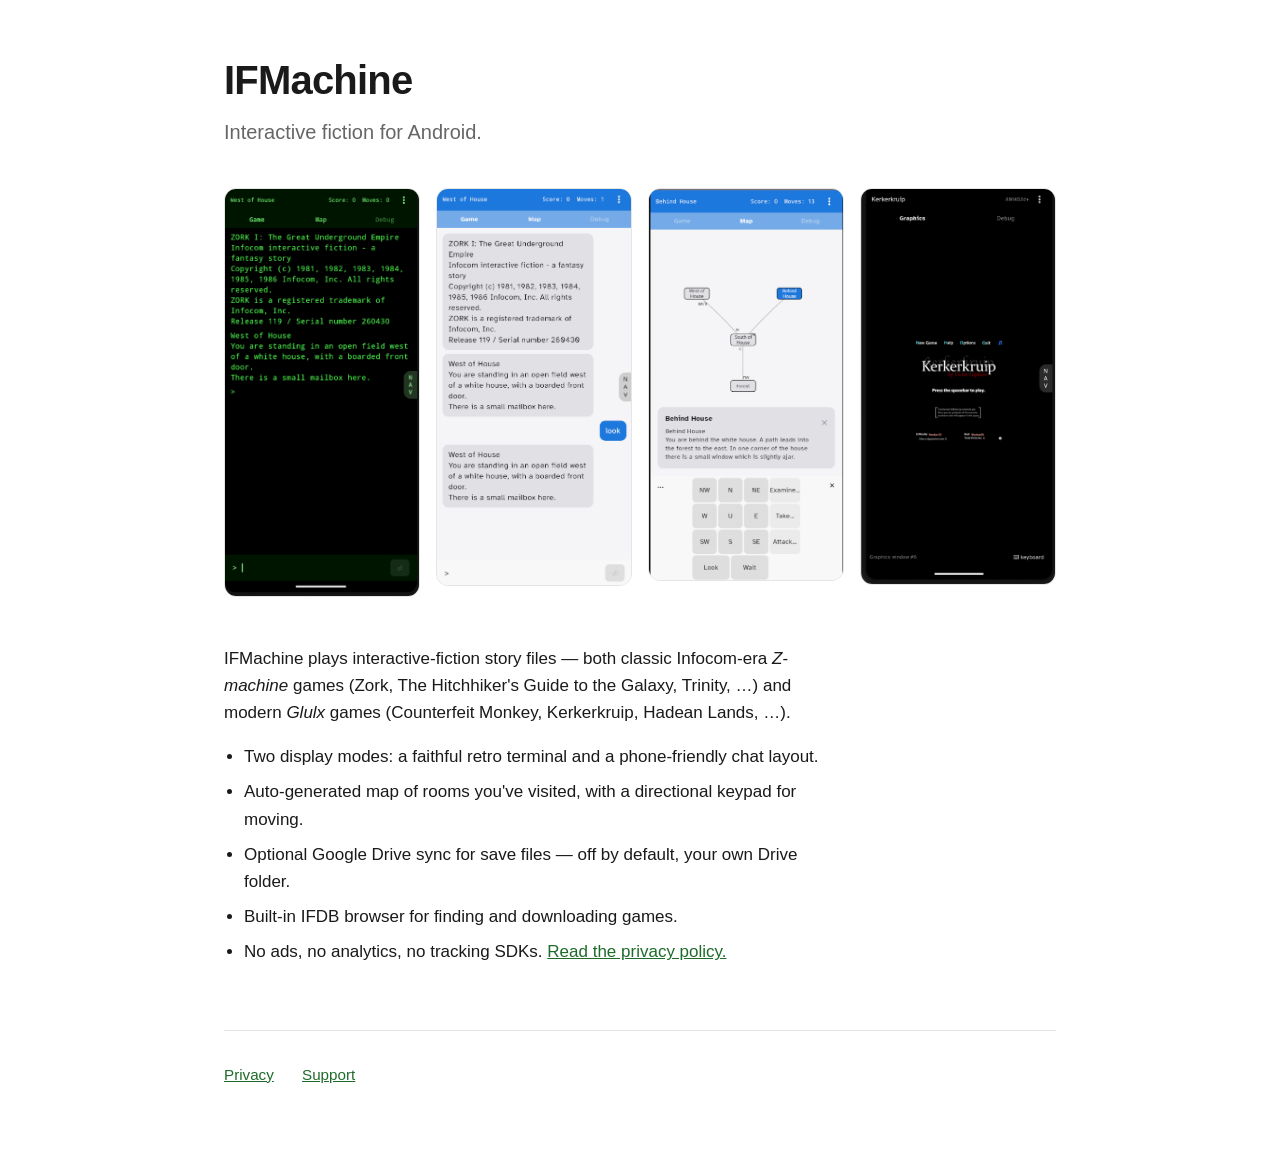
<file: index.html>
<!doctype html>
<html lang="en">
<head>
  <meta charset="utf-8">
  <meta name="viewport" content="width=device-width, initial-scale=1">
  <title>IFMachine &mdash; Interactive fiction for Android</title>
  <meta name="description" content="An Android interpreter for Z-machine and Glulx interactive fiction. No ads, no tracking.">
  <meta property="og:title" content="IFMachine">
  <meta property="og:description" content="An Android interpreter for Z-machine and Glulx interactive fiction.">
  <meta property="og:image" content="https://www.guppyinteractive.com/screenshots/zork-retro.png">
  <meta property="og:url" content="https://www.guppyinteractive.com/">
  <meta property="og:type" content="website">
  <link rel="stylesheet" href="style.css">
</head>
<body>
  <main>
    <header class="hero">
      <h1>IFMachine</h1>
      <p class="tagline">Interactive fiction for Android.</p>
    </header>

    <section class="screenshots">
      <img src="screenshots/zork-retro.png" alt="Zork I running in retro terminal mode, green text on a black background.">
      <img src="screenshots/zork-chat.png" alt="Zork I in chat-bubble mode, with player commands and responses styled like a messaging app.">
      <img src="screenshots/zork-map.png" alt="An auto-generated map view of nearby rooms with a directional keypad overlay.">
      <img src="screenshots/kerkerkruip.png" alt="Kerkerkruip title screen rendered in graphics mode.">
    </section>

    <section class="prose">
      <p>
        IFMachine plays interactive-fiction story files &mdash; both
        classic Infocom-era <em>Z-machine</em> games (Zork, The Hitchhiker's
        Guide to the Galaxy, Trinity, &hellip;) and modern <em>Glulx</em>
        games (Counterfeit Monkey, Kerkerkruip, Hadean Lands, &hellip;).
      </p>
      <ul class="features">
        <li>Two display modes: a faithful retro terminal and a phone-friendly chat layout.</li>
        <li>Auto-generated map of rooms you've visited, with a directional keypad for moving.</li>
        <li>Optional Google Drive sync for save files &mdash; off by default, your own Drive folder.</li>
        <li>Built-in IFDB browser for finding and downloading games.</li>
        <li>No ads, no analytics, no tracking SDKs. <a href="privacy.html">Read the privacy policy.</a></li>
      </ul>
    </section>

    <footer>
      <nav>
        <a href="privacy.html">Privacy</a>
        <a href="support.html">Support</a>
      </nav>
    </footer>
  </main>
</body>
</html>
</file>
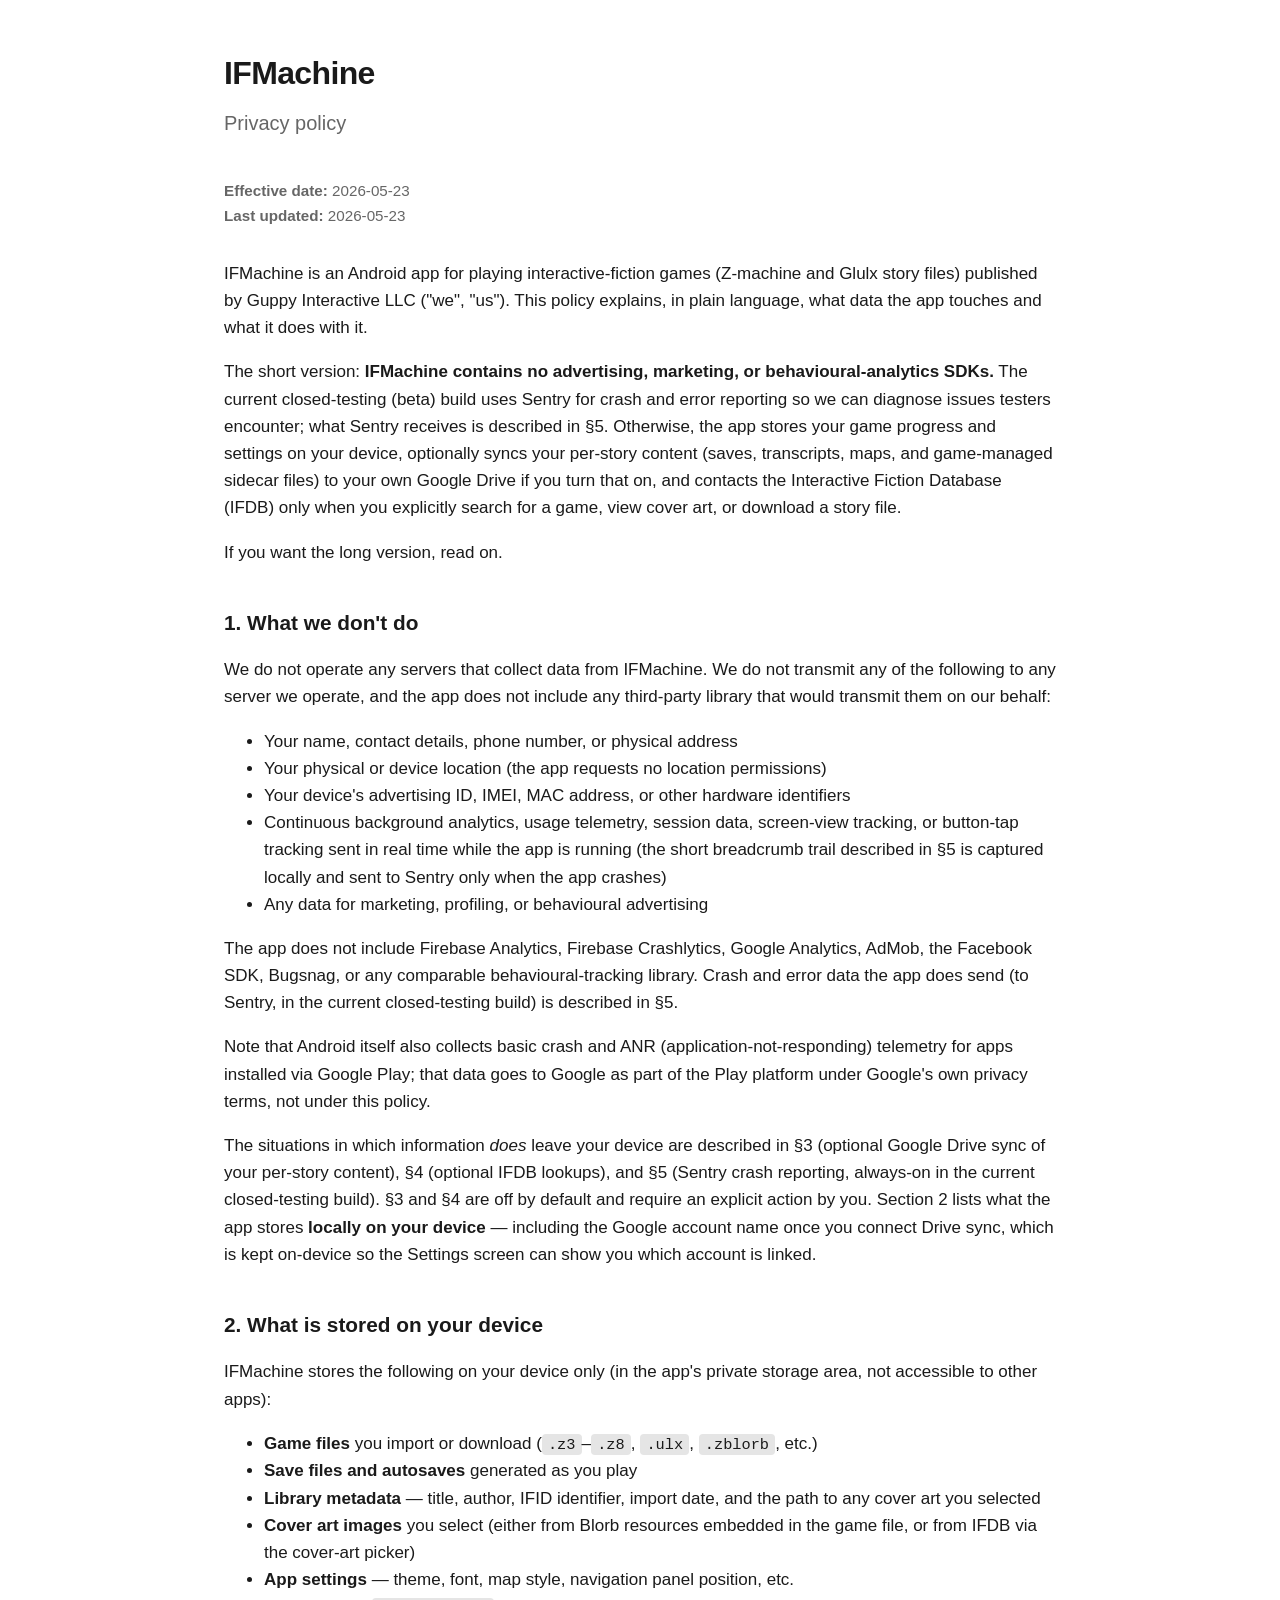
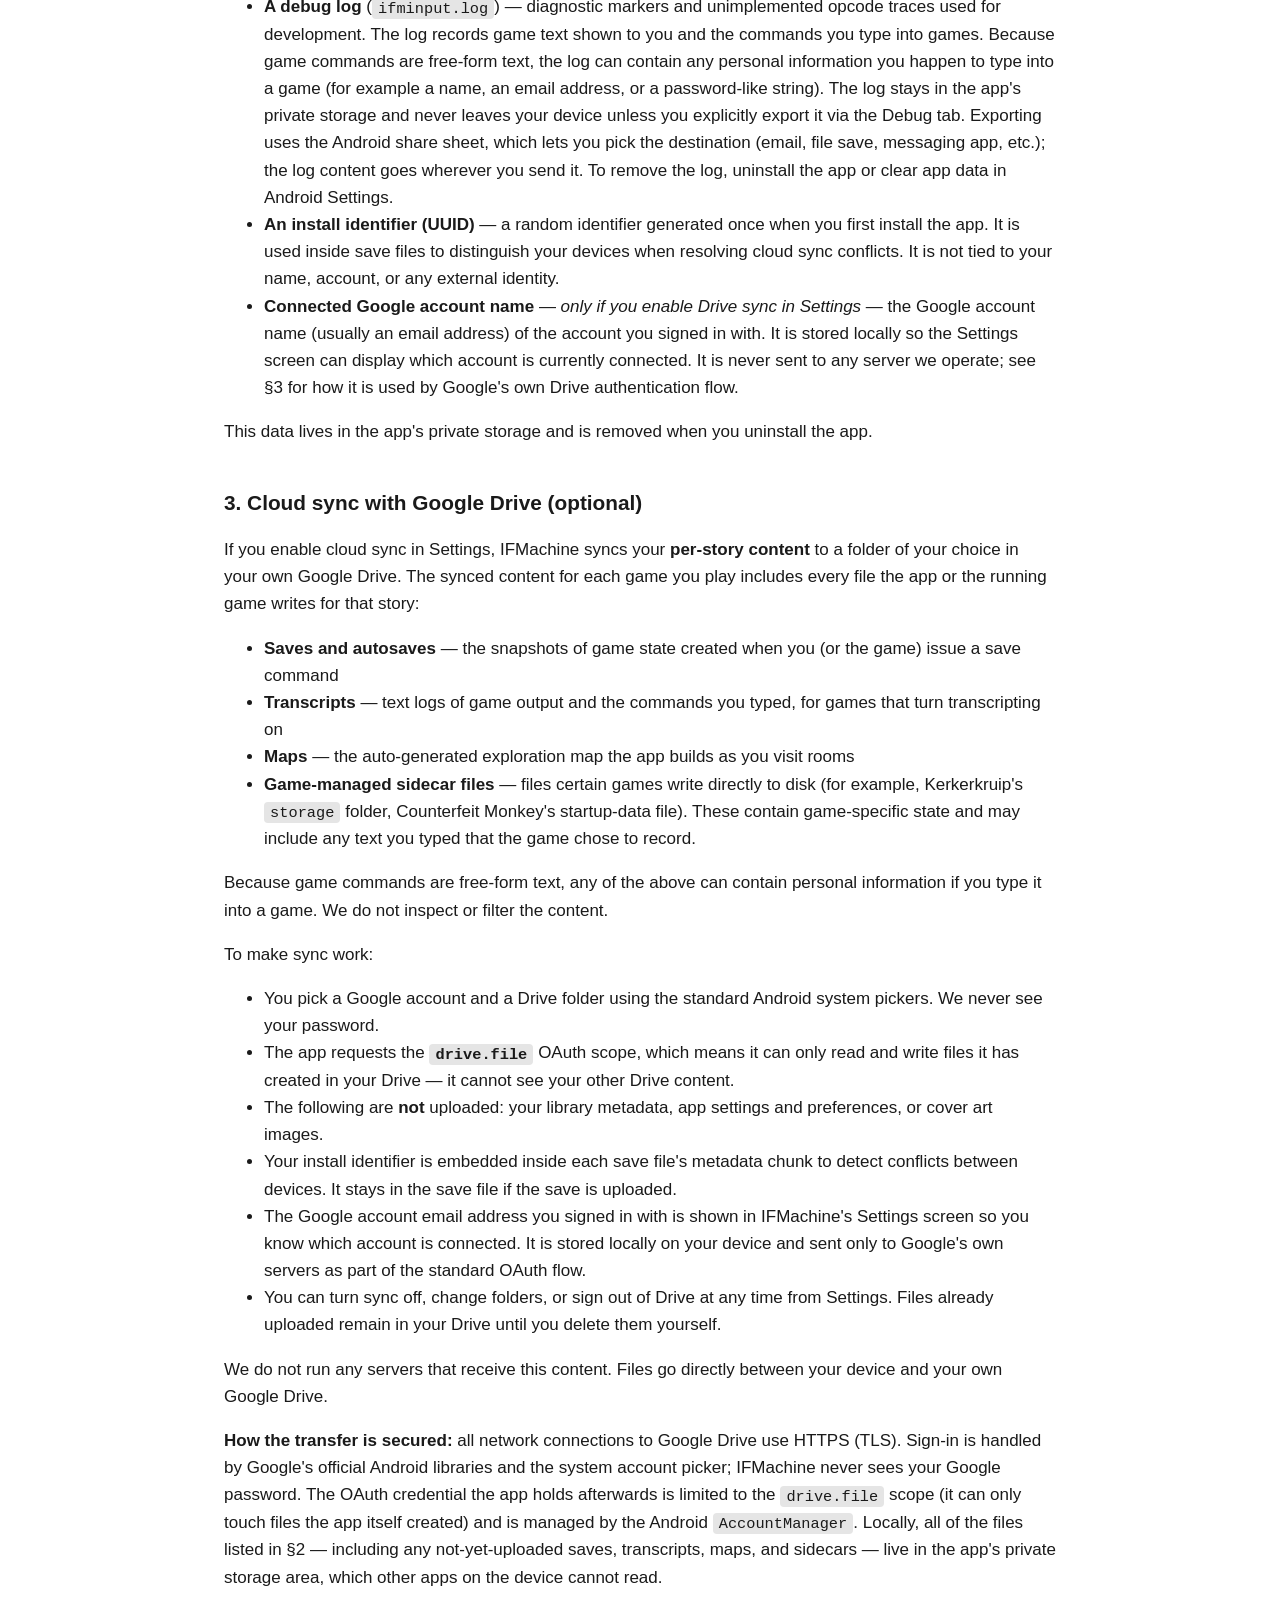
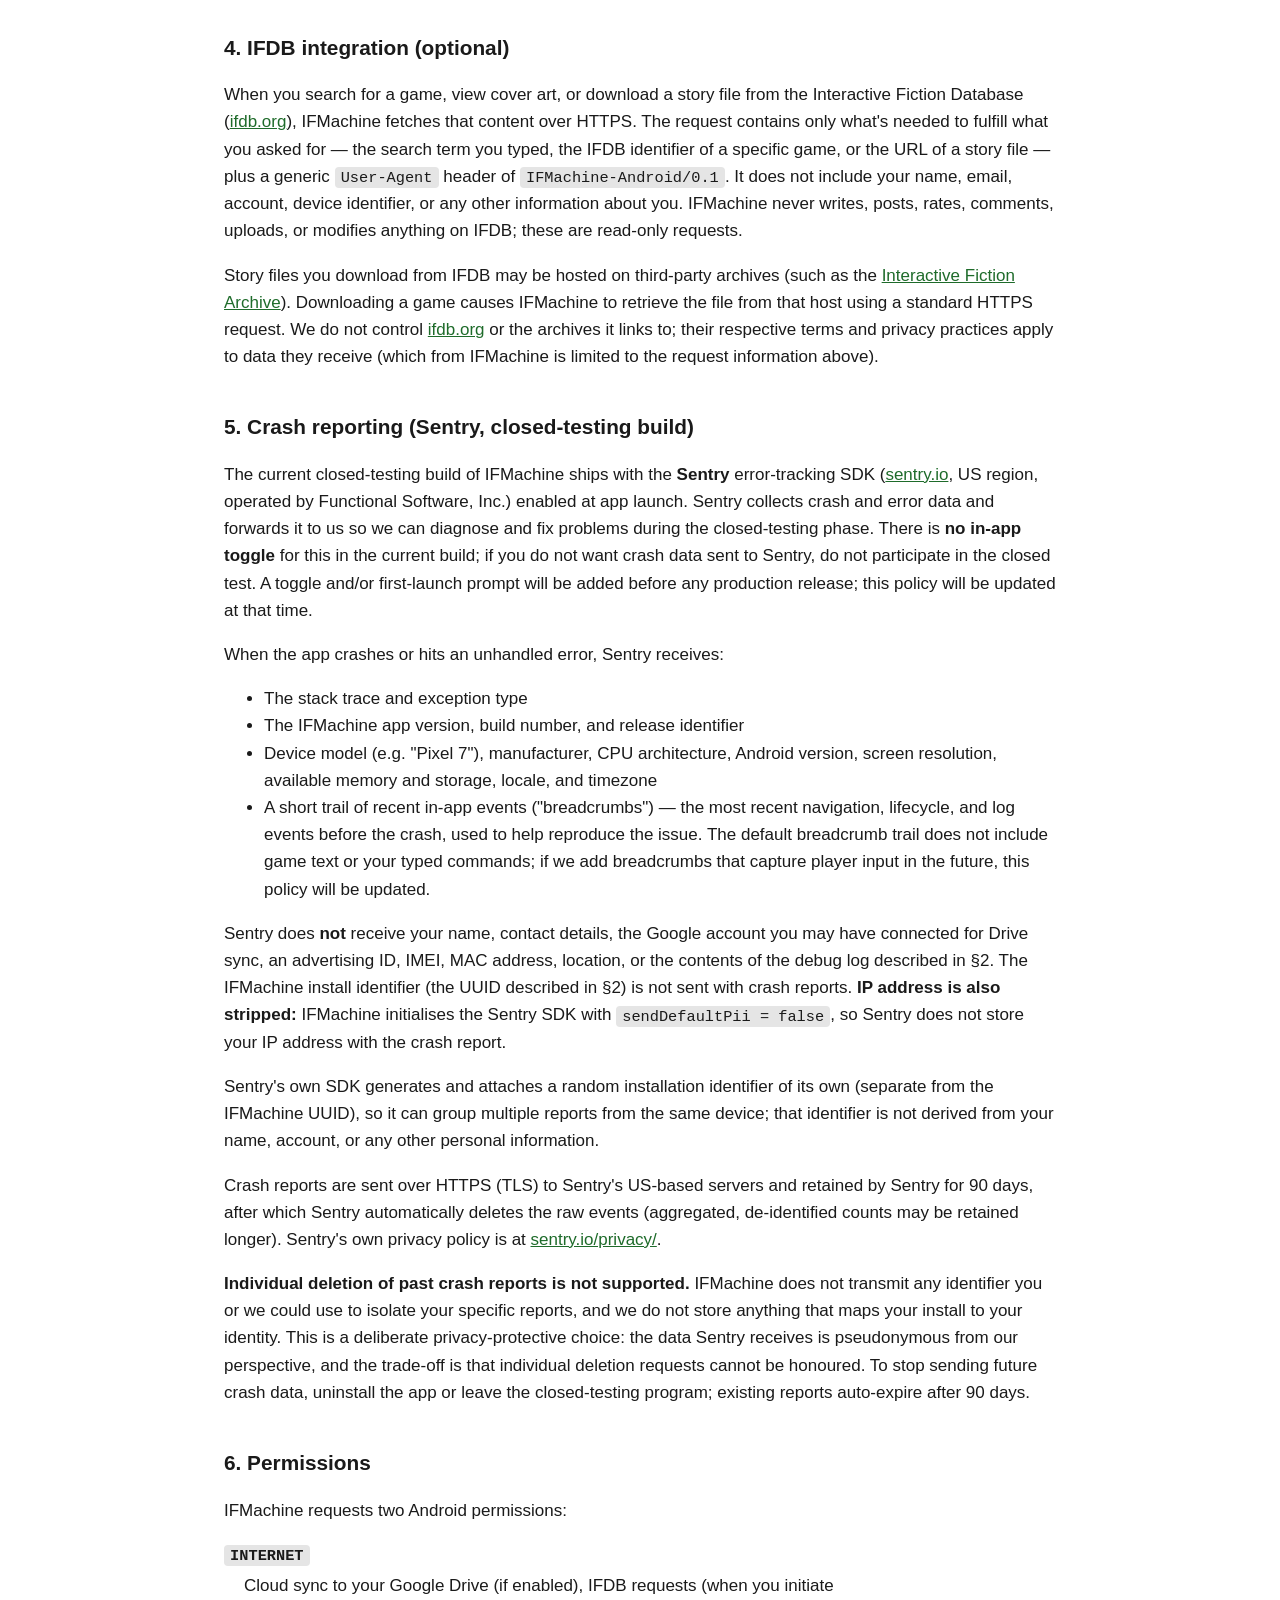
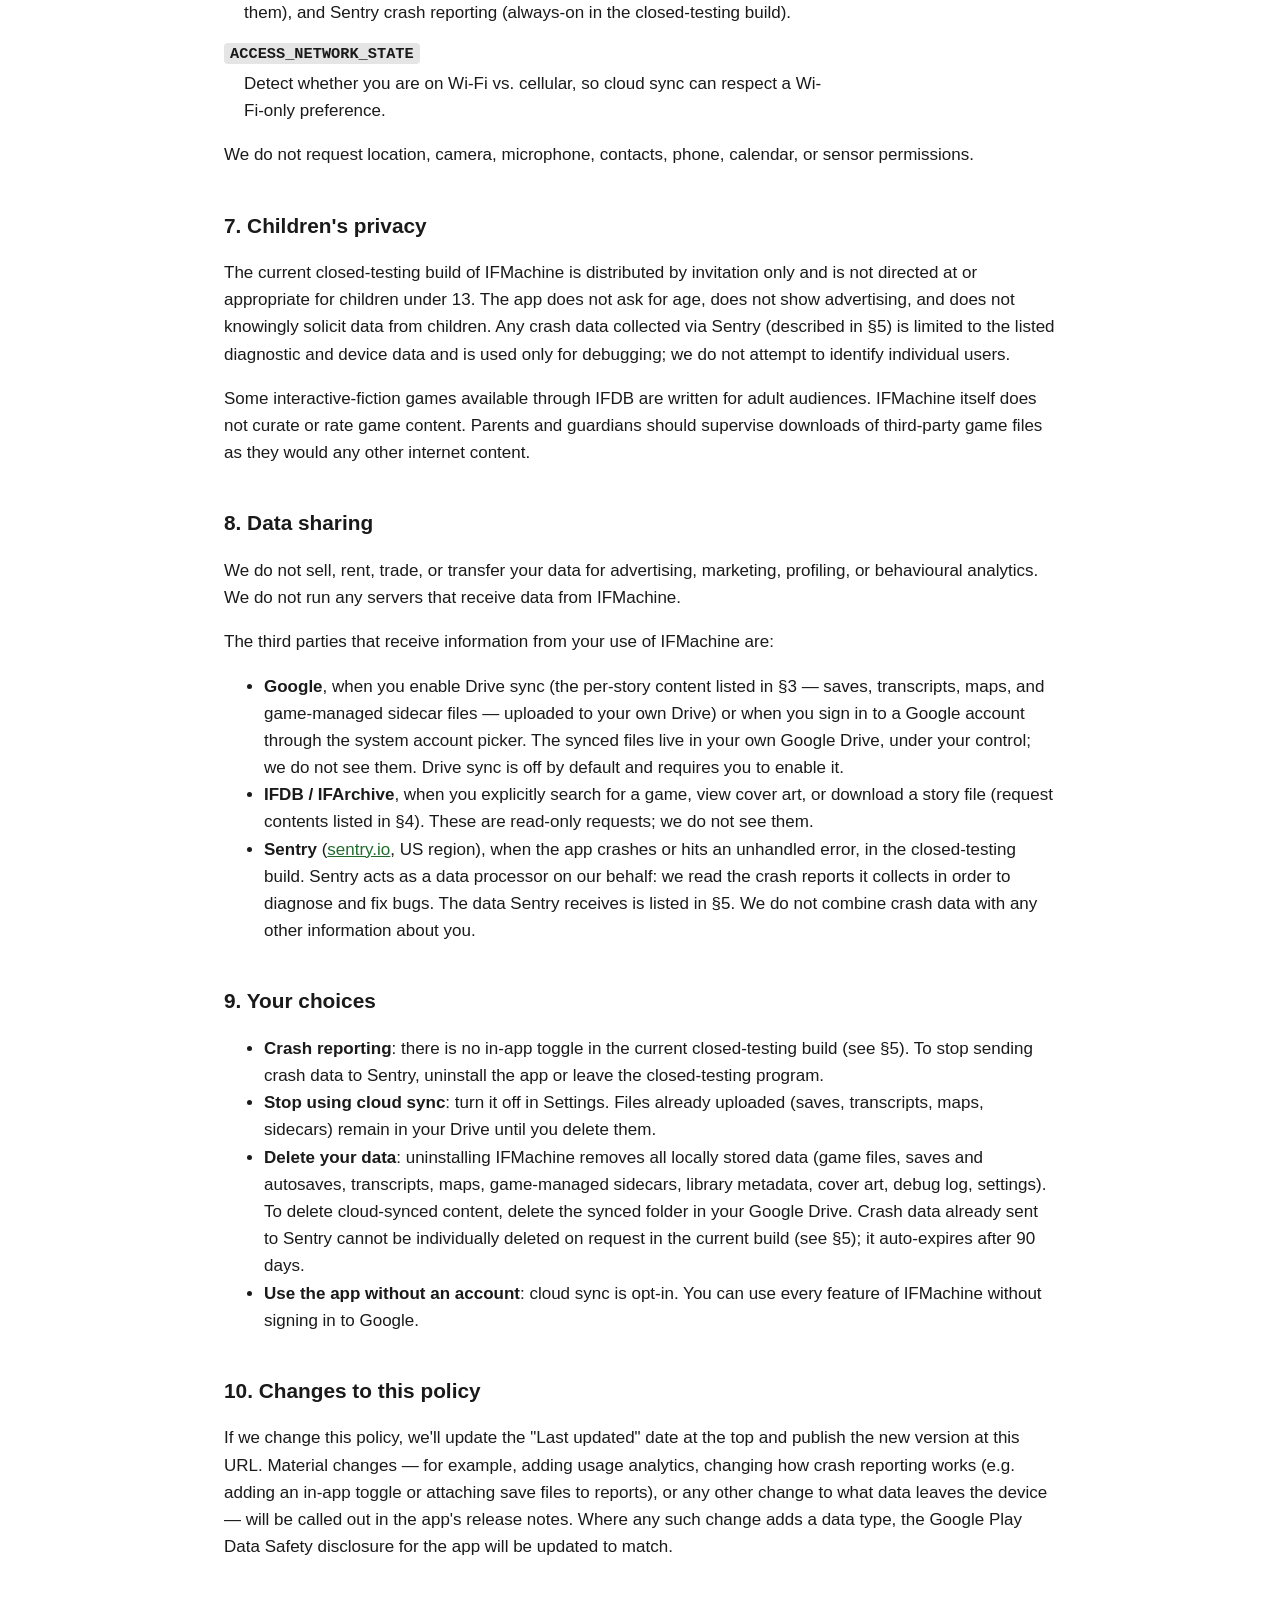
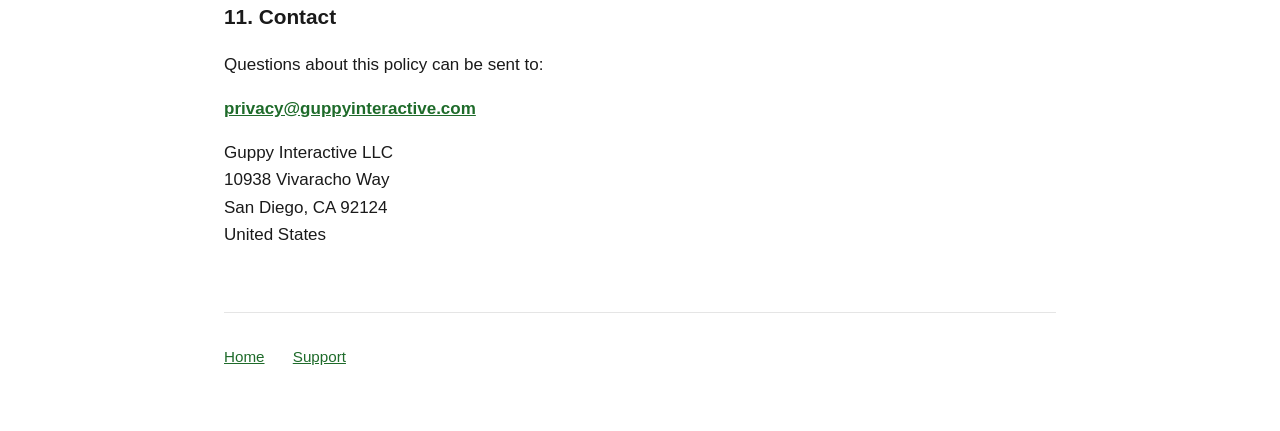
<file: privacy.html>
<!doctype html>
<html lang="en">
<head>
  <meta charset="utf-8">
  <meta name="viewport" content="width=device-width, initial-scale=1">
  <title>Privacy Policy &mdash; IFMachine</title>
  <meta name="description" content="IFMachine privacy policy. No analytics, advertising, crash reporting, or tracking SDKs.">
  <link rel="stylesheet" href="style.css">
</head>
<body>
  <main class="policy">
    <header class="hero">
      <h1><a href="index.html">IFMachine</a></h1>
      <p class="tagline">Privacy policy</p>
    </header>

    <p class="meta">
      <strong>Effective date:</strong> 2026-05-23<br>
      <strong>Last updated:</strong> 2026-05-23
    </p>

    <p>
      IFMachine is an Android app for playing interactive-fiction games
      (Z-machine and Glulx story files) published by
      Guppy Interactive LLC ("we", "us"). This
      policy explains, in plain language, what data the app touches and
      what it does with it.
    </p>

    <p>
      The short version: <strong>IFMachine contains no advertising,
      marketing, or behavioural-analytics SDKs.</strong> The current
      closed-testing (beta) build uses Sentry for crash and error
      reporting so we can diagnose issues testers encounter; what Sentry
      receives is described in &sect;5. Otherwise, the app stores your
      game progress and settings on your device, optionally syncs your
      per-story content (saves, transcripts, maps, and game-managed
      sidecar files) to your own Google Drive if you turn that on, and
      contacts the Interactive Fiction Database (IFDB) only when you
      explicitly search for a game, view cover art, or download a story
      file.
    </p>

    <p>If you want the long version, read on.</p>

    <h2>1. What we don't do</h2>

    <p>
      We do not operate any servers that collect data from IFMachine. We
      do not transmit any of the following to any server we operate, and
      the app does not include any third-party library that would
      transmit them on our behalf:
    </p>
    <ul>
      <li>Your name, contact details, phone number, or physical address</li>
      <li>Your physical or device location (the app requests no location permissions)</li>
      <li>Your device's advertising ID, IMEI, MAC address, or other hardware identifiers</li>
      <li>Continuous background analytics, usage telemetry, session
        data, screen-view tracking, or button-tap tracking sent in real
        time while the app is running (the short breadcrumb trail
        described in &sect;5 is captured locally and sent to Sentry only
        when the app crashes)</li>
      <li>Any data for marketing, profiling, or behavioural advertising</li>
    </ul>
    <p>
      The app does not include Firebase Analytics, Firebase Crashlytics,
      Google Analytics, AdMob, the Facebook SDK, Bugsnag, or any
      comparable behavioural-tracking library. Crash and error data the
      app does send (to Sentry, in the current closed-testing build) is
      described in &sect;5.
    </p>
    <p>
      Note that Android itself also collects basic crash and ANR
      (application-not-responding) telemetry for apps installed via
      Google Play; that data goes to Google as part of the Play
      platform under Google's own privacy terms, not under this policy.
    </p>
    <p>
      The situations in which information <em>does</em> leave your
      device are described in &sect;3 (optional Google Drive sync of
      your per-story content), &sect;4 (optional IFDB lookups), and
      &sect;5 (Sentry crash reporting, always-on in the current
      closed-testing build). &sect;3 and &sect;4 are off by default and
      require an explicit action by you. Section&nbsp;2 lists what the
      app stores <strong>locally on your device</strong> &mdash;
      including the Google account name once you connect Drive sync,
      which is kept on-device so the Settings screen can show you which
      account is linked.
    </p>

    <h2>2. What is stored on your device</h2>

    <p>
      IFMachine stores the following on your device only (in the app's
      private storage area, not accessible to other apps):
    </p>
    <ul>
      <li><strong>Game files</strong> you import or download
        (<code>.z3</code>&ndash;<code>.z8</code>, <code>.ulx</code>,
        <code>.zblorb</code>, etc.)</li>
      <li><strong>Save files and autosaves</strong> generated as you play</li>
      <li><strong>Library metadata</strong> &mdash; title, author, IFID
        identifier, import date, and the path to any cover art you
        selected</li>
      <li><strong>Cover art images</strong> you select (either from Blorb
        resources embedded in the game file, or from IFDB via the
        cover-art picker)</li>
      <li><strong>App settings</strong> &mdash; theme, font, map style,
        navigation panel position, etc.</li>
      <li><strong>A debug log</strong> (<code>ifminput.log</code>) &mdash;
        diagnostic markers and unimplemented opcode traces used for
        development. The log records game text shown to you and the
        commands you type into games. Because game commands are
        free-form text, the log can contain any personal information
        you happen to type into a game (for example a name, an email
        address, or a password-like string). The log stays in the app's
        private storage and never leaves your device unless you
        explicitly export it via the Debug tab. Exporting uses the
        Android share sheet, which lets you pick the destination
        (email, file save, messaging app, etc.); the log content goes
        wherever you send it. To remove the log, uninstall the app or
        clear app data in Android Settings.</li>
      <li><strong>An install identifier (UUID)</strong> &mdash; a random
        identifier generated once when you first install the app. It is
        used inside save files to distinguish your devices when resolving
        cloud sync conflicts. It is not tied to your name, account, or any
        external identity.</li>
      <li><strong>Connected Google account name</strong> &mdash;
        <em>only if you enable Drive sync in Settings</em> &mdash; the
        Google account name (usually an email address) of the account you
        signed in with. It is stored locally so the Settings screen can
        display which account is currently connected. It is never sent to
        any server we operate; see &sect;3 for how it is used by Google's
        own Drive authentication flow.</li>
    </ul>
    <p>
      This data lives in the app's private storage and is removed when you
      uninstall the app.
    </p>

    <h2>3. Cloud sync with Google Drive (optional)</h2>

    <p>
      If you enable cloud sync in Settings, IFMachine syncs your
      <strong>per-story content</strong> to a folder of your choice in
      your own Google Drive. The synced content for each game you play
      includes every file the app or the running game writes for that
      story:
    </p>
    <ul>
      <li><strong>Saves and autosaves</strong> &mdash; the snapshots of
        game state created when you (or the game) issue a save command</li>
      <li><strong>Transcripts</strong> &mdash; text logs of game output
        and the commands you typed, for games that turn transcripting
        on</li>
      <li><strong>Maps</strong> &mdash; the auto-generated exploration
        map the app builds as you visit rooms</li>
      <li><strong>Game-managed sidecar files</strong> &mdash; files
        certain games write directly to disk (for example, Kerkerkruip's
        <code>storage</code> folder, Counterfeit Monkey's startup-data
        file). These contain game-specific state and may include any
        text you typed that the game chose to record.</li>
    </ul>
    <p>
      Because game commands are free-form text, any of the above can
      contain personal information if you type it into a game. We do not
      inspect or filter the content.
    </p>
    <p>To make sync work:</p>
    <ul>
      <li>You pick a Google account and a Drive folder using the standard
        Android system pickers. We never see your password.</li>
      <li>The app requests the <strong><code>drive.file</code></strong>
        OAuth scope, which means it can only read and write files it has
        created in your Drive &mdash; it cannot see your other Drive
        content.</li>
      <li>The following are <strong>not</strong> uploaded: your library
        metadata, app settings and preferences, or cover art images.</li>
      <li>Your install identifier is embedded inside each save file's
        metadata chunk to detect conflicts between devices. It stays in
        the save file if the save is uploaded.</li>
      <li>The Google account email address you signed in with is shown in
        IFMachine's Settings screen so you know which account is connected.
        It is stored locally on your device and sent only to Google's own
        servers as part of the standard OAuth flow.</li>
      <li>You can turn sync off, change folders, or sign out of Drive at
        any time from Settings. Files already uploaded remain in your
        Drive until you delete them yourself.</li>
    </ul>
    <p>
      We do not run any servers that receive this content. Files go
      directly between your device and your own Google Drive.
    </p>

    <p>
      <strong>How the transfer is secured:</strong> all network
      connections to Google Drive use HTTPS (TLS). Sign-in is handled
      by Google's official Android libraries and the system account
      picker; IFMachine never sees your Google password. The OAuth
      credential the app holds afterwards is limited to the
      <code>drive.file</code> scope (it can only touch files the app
      itself created) and is managed by the Android
      <code>AccountManager</code>. Locally, all of the files listed in
      &sect;2 &mdash; including any not-yet-uploaded saves, transcripts,
      maps, and sidecars &mdash; live in the app's private storage area,
      which other apps on the device cannot read.
    </p>

    <h2>4. IFDB integration (optional)</h2>

    <p>
      When you search for a game, view cover art, or download a story
      file from the Interactive Fiction Database
      (<a href="https://ifdb.org">ifdb.org</a>), IFMachine fetches that
      content over HTTPS. The request contains only what's needed to
      fulfill what you asked for &mdash; the search term you typed, the
      IFDB identifier of a specific game, or the URL of a story file
      &mdash; plus a generic <code>User-Agent</code> header of
      <code>IFMachine-Android/0.1</code>. It does not include your name,
      email, account, device identifier, or any other information about
      you. IFMachine never writes, posts, rates, comments, uploads, or
      modifies anything on IFDB; these are read-only requests.
    </p>
    <p>
      Story files you download from IFDB may be hosted on third-party
      archives (such as the
      <a href="https://www.ifarchive.org/">Interactive Fiction
      Archive</a>). Downloading a game causes IFMachine to retrieve the
      file from that host using a standard HTTPS request. We do not
      control <a href="https://ifdb.org/">ifdb.org</a> or the archives
      it links to; their respective terms and privacy practices apply
      to data they receive (which from IFMachine is limited to the
      request information above).
    </p>

    <h2>5. Crash reporting (Sentry, closed-testing build)</h2>

    <p>
      The current closed-testing build of IFMachine ships with the
      <strong>Sentry</strong> error-tracking SDK
      (<a href="https://sentry.io">sentry.io</a>, US region, operated
      by Functional Software, Inc.) enabled at app launch. Sentry
      collects crash and error data and forwards it to us so we can
      diagnose and fix problems during the closed-testing phase. There
      is <strong>no in-app toggle</strong> for this in the current
      build; if you do not want crash data sent to Sentry, do not
      participate in the closed test. A toggle and/or first-launch
      prompt will be added before any production release; this policy
      will be updated at that time.
    </p>
    <p>
      When the app crashes or hits an unhandled error, Sentry receives:
    </p>
    <ul>
      <li>The stack trace and exception type</li>
      <li>The IFMachine app version, build number, and release identifier</li>
      <li>Device model (e.g. "Pixel 7"), manufacturer, CPU architecture,
        Android version, screen resolution, available memory and
        storage, locale, and timezone</li>
      <li>A short trail of recent in-app events ("breadcrumbs") &mdash;
        the most recent navigation, lifecycle, and log events before
        the crash, used to help reproduce the issue. The default
        breadcrumb trail does not include game text or your typed
        commands; if we add breadcrumbs that capture player input in
        the future, this policy will be updated.</li>
    </ul>
    <p>
      Sentry does <strong>not</strong> receive your name, contact
      details, the Google account you may have connected for Drive
      sync, an advertising ID, IMEI, MAC address, location, or the
      contents of the debug log described in &sect;2. The IFMachine
      install identifier (the UUID described in &sect;2) is not sent
      with crash reports. <strong>IP address is also stripped:</strong>
      IFMachine initialises the Sentry SDK with
      <code>sendDefaultPii = false</code>, so Sentry does not store
      your IP address with the crash report.
    </p>
    <p>
      Sentry's own SDK generates and attaches a random installation
      identifier of its own (separate from the IFMachine UUID), so it
      can group multiple reports from the same device; that identifier
      is not derived from your name, account, or any other personal
      information.
    </p>
    <p>
      Crash reports are sent over HTTPS (TLS) to Sentry's US-based
      servers and retained by Sentry for 90 days, after which Sentry
      automatically deletes the raw events (aggregated, de-identified
      counts may be retained longer). Sentry's own privacy policy is
      at <a href="https://sentry.io/privacy/">sentry.io/privacy/</a>.
    </p>
    <p>
      <strong>Individual deletion of past crash reports is not
      supported.</strong> IFMachine does not transmit any identifier
      you or we could use to isolate your specific reports, and we do
      not store anything that maps your install to your identity. This
      is a deliberate privacy-protective choice: the data Sentry
      receives is pseudonymous from our perspective, and the trade-off
      is that individual deletion requests cannot be honoured. To stop
      sending future crash data, uninstall the app or leave the
      closed-testing program; existing reports auto-expire after 90
      days.
    </p>

    <h2>6. Permissions</h2>

    <p>IFMachine requests two Android permissions:</p>
    <dl class="permissions">
      <dt><code>INTERNET</code></dt>
      <dd>Cloud sync to your Google Drive (if enabled), IFDB requests
        (when you initiate them), and Sentry crash reporting (always-on
        in the closed-testing build).</dd>
      <dt><code>ACCESS_NETWORK_STATE</code></dt>
      <dd>Detect whether you are on Wi-Fi vs. cellular, so cloud sync
        can respect a Wi-Fi-only preference.</dd>
    </dl>
    <p>
      We do not request location, camera, microphone, contacts, phone,
      calendar, or sensor permissions.
    </p>

    <h2>7. Children's privacy</h2>

    <p>
      The current closed-testing build of IFMachine is distributed by
      invitation only and is not directed at or appropriate for
      children under 13. The app does not ask for age, does not show
      advertising, and does not knowingly solicit data from children.
      Any crash data collected via Sentry (described in &sect;5) is
      limited to the listed diagnostic and device data and is used
      only for debugging; we do not attempt to identify individual
      users.
    </p>
    <p>
      Some interactive-fiction games available through IFDB are written
      for adult audiences. IFMachine itself does not curate or rate game
      content. Parents and guardians should supervise downloads of
      third-party game files as they would any other internet content.
    </p>

    <h2>8. Data sharing</h2>

    <p>
      We do not sell, rent, trade, or transfer your data for
      advertising, marketing, profiling, or behavioural analytics. We do
      not run any servers that receive data from IFMachine.
    </p>
    <p>
      The third parties that receive information from your use of
      IFMachine are:
    </p>
    <ul>
      <li><strong>Google</strong>, when you enable Drive sync (the
        per-story content listed in &sect;3 &mdash; saves, transcripts,
        maps, and game-managed sidecar files &mdash; uploaded to your
        own Drive) or when you sign in to a Google account through the
        system account picker. The synced files live in your own Google
        Drive, under your control; we do not see them. Drive sync is
        off by default and requires you to enable it.</li>
      <li><strong>IFDB&nbsp;/ IFArchive</strong>, when you explicitly
        search for a game, view cover art, or download a story file
        (request contents listed in &sect;4). These are read-only
        requests; we do not see them.</li>
      <li><strong>Sentry</strong> (<a href="https://sentry.io">sentry.io</a>, US region), when the app
        crashes or hits an unhandled error, in the closed-testing
        build. Sentry acts as a data processor on our behalf: we read
        the crash reports it collects in order to diagnose and fix
        bugs. The data Sentry receives is listed in &sect;5. We do not
        combine crash data with any other information about you.</li>
    </ul>

    <h2>9. Your choices</h2>

    <ul>
      <li><strong>Crash reporting</strong>: there is no in-app toggle in
        the current closed-testing build (see &sect;5). To stop sending
        crash data to Sentry, uninstall the app or leave the
        closed-testing program.</li>
      <li><strong>Stop using cloud sync</strong>: turn it off in Settings.
        Files already uploaded (saves, transcripts, maps, sidecars)
        remain in your Drive until you delete them.</li>
      <li><strong>Delete your data</strong>: uninstalling IFMachine
        removes all locally stored data (game files, saves and
        autosaves, transcripts, maps, game-managed sidecars, library
        metadata, cover art, debug log, settings). To delete
        cloud-synced content, delete the synced folder in your Google
        Drive. Crash data already sent to Sentry cannot be individually
        deleted on request in the current build (see &sect;5); it
        auto-expires after 90 days.</li>
      <li><strong>Use the app without an account</strong>: cloud sync is
        opt-in. You can use every feature of IFMachine without signing
        in to Google.</li>
    </ul>

    <h2>10. Changes to this policy</h2>

    <p>
      If we change this policy, we'll update the "Last updated" date at
      the top and publish the new version at this URL. Material changes
      &mdash; for example, adding usage analytics, changing how crash
      reporting works (e.g. adding an in-app toggle or attaching save
      files to reports), or any other change to what data leaves the
      device &mdash; will be called out in the app's release notes.
      Where any such change adds a data type, the Google Play Data
      Safety disclosure for the app will be updated to match.
    </p>

    <h2>11. Contact</h2>

    <p>Questions about this policy can be sent to:</p>
    <p>
      <strong><a href="mailto:privacy@guppyinteractive.com">privacy@guppyinteractive.com</a></strong>
    </p>
    <p>
      Guppy Interactive LLC<br>
      10938 Vivaracho Way<br>
      San Diego, CA 92124<br>
      United States
    </p>

    <footer>
      <nav>
        <a href="index.html">Home</a>
        <a href="support.html">Support</a>
      </nav>
    </footer>
  </main>
</body>
</html>
</file>
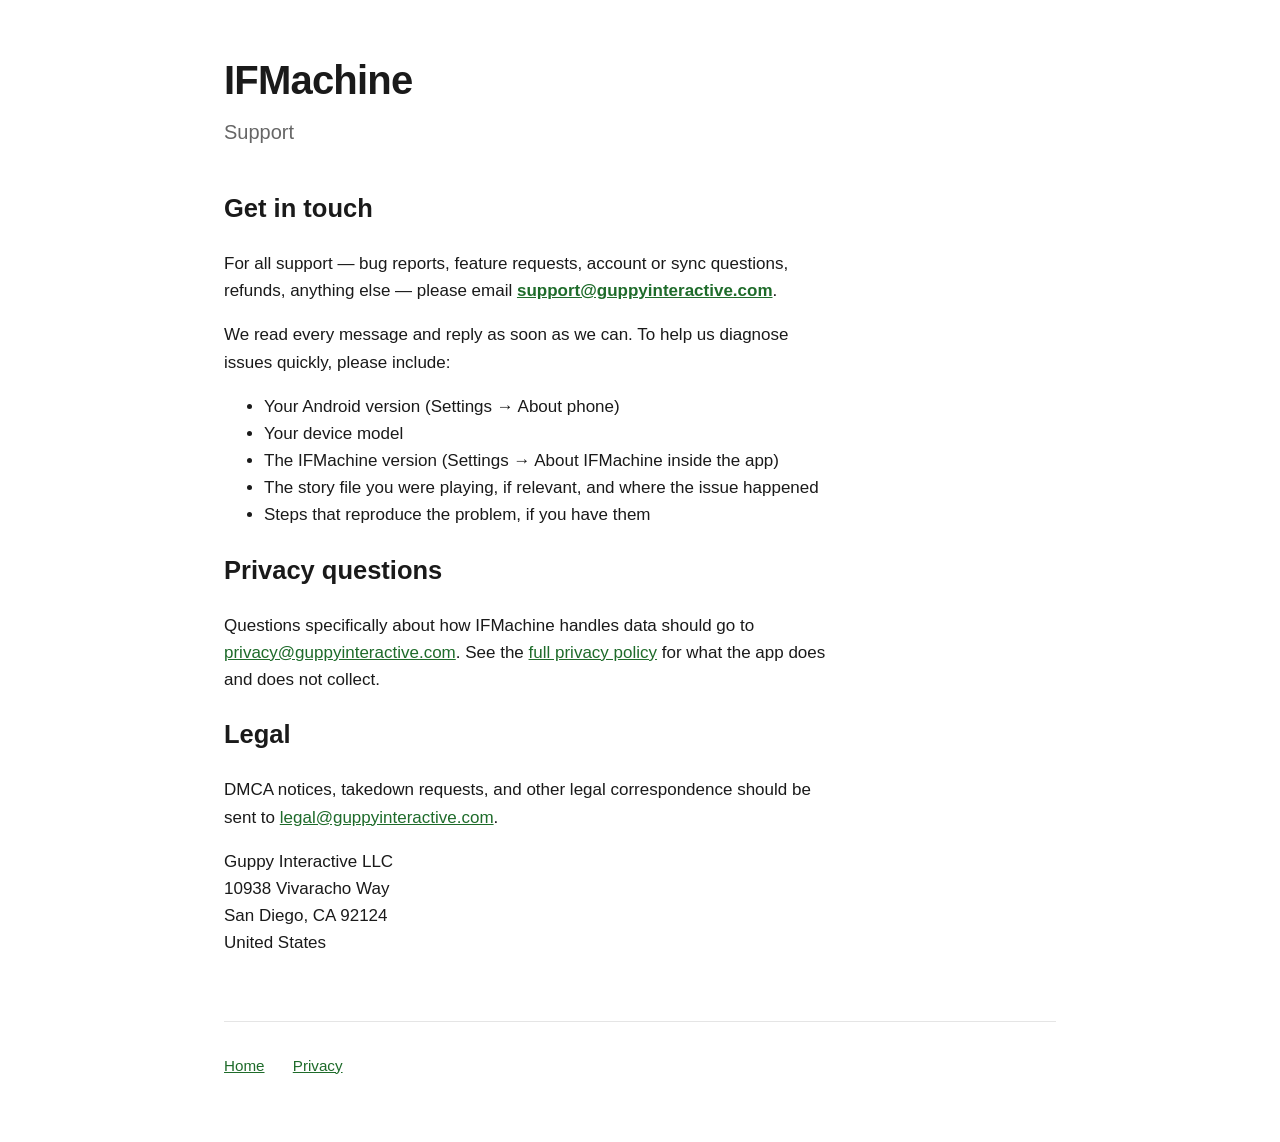
<file: support.html>
<!doctype html>
<html lang="en">
<head>
  <meta charset="utf-8">
  <meta name="viewport" content="width=device-width, initial-scale=1">
  <title>Support &mdash; IFMachine</title>
  <meta name="description" content="Support and contact information for IFMachine.">
  <link rel="stylesheet" href="style.css">
</head>
<body>
  <main>
    <header class="hero">
      <h1><a href="index.html">IFMachine</a></h1>
      <p class="tagline">Support</p>
    </header>

    <section class="prose">
      <h2>Get in touch</h2>

      <p>
        For all support &mdash; bug reports, feature requests, account or
        sync questions, refunds, anything else &mdash; please email
        <strong><a href="mailto:support@guppyinteractive.com">support@guppyinteractive.com</a></strong>.
      </p>

      <p>
        We read every message and reply as soon as we can. To help us
        diagnose issues quickly, please include:
      </p>

      <ul>
        <li>Your Android version (Settings &rarr; About phone)</li>
        <li>Your device model</li>
        <li>The IFMachine version (Settings &rarr; About IFMachine inside the app)</li>
        <li>The story file you were playing, if relevant, and where the issue happened</li>
        <li>Steps that reproduce the problem, if you have them</li>
      </ul>

      <h2>Privacy questions</h2>

      <p>
        Questions specifically about how IFMachine handles data should go to
        <a href="mailto:privacy@guppyinteractive.com">privacy@guppyinteractive.com</a>.
        See the <a href="privacy.html">full privacy policy</a> for what the
        app does and does not collect.
      </p>

      <h2>Legal</h2>

      <p>
        DMCA notices, takedown requests, and other legal correspondence
        should be sent to
        <a href="mailto:legal@guppyinteractive.com">legal@guppyinteractive.com</a>.
      </p>

      <p>
        Guppy Interactive LLC<br>
        10938 Vivaracho Way<br>
        San Diego, CA 92124<br>
        United States
      </p>
    </section>

    <footer>
      <nav>
        <a href="index.html">Home</a>
        <a href="privacy.html">Privacy</a>
      </nav>
    </footer>
  </main>
</body>
</html>
</file>
<file: style.css>
:root {
  --fg: #1a1a1a;
  --bg: #ffffff;
  --muted: #666666;
  --accent: #1e6b2a;
  --border: #e5e5e5;
  --warn-bg: #fff8db;
  --warn-border: #b58900;
  --warn-fg: #5c4a00;
}

@media (prefers-color-scheme: dark) {
  :root {
    --fg: #ececec;
    --bg: #0f0f0f;
    --muted: #9a9a9a;
    --accent: #5fd96b;
    --border: #2a2a2a;
    --warn-bg: #3a2f00;
    --warn-border: #b58900;
    --warn-fg: #f4dc7a;
  }
}

* { box-sizing: border-box; }

html { -webkit-text-size-adjust: 100%; }

body {
  margin: 0;
  font-family: -apple-system, BlinkMacSystemFont, "Segoe UI", Roboto,
    "Helvetica Neue", Arial, sans-serif;
  color: var(--fg);
  background: var(--bg);
  line-height: 1.6;
  font-size: 17px;
}

main {
  max-width: 880px;
  margin: 0 auto;
  padding: 3rem 1.5rem 4rem;
}

.hero h1 {
  font-size: 2.5rem;
  margin: 0 0 0.25rem;
  letter-spacing: -0.02em;
}

.hero h1 a {
  color: inherit;
  text-decoration: none;
}

.tagline {
  font-size: 1.25rem;
  color: var(--muted);
  margin: 0 0 2.5rem;
}

.screenshots {
  display: grid;
  grid-template-columns: repeat(4, 1fr);
  gap: 1rem;
  margin: 2rem 0 3rem;
}

.screenshots img {
  width: 100%;
  height: auto;
  border-radius: 12px;
  border: 1px solid var(--border);
  display: block;
}

.prose p {
  max-width: 65ch;
}

.features {
  max-width: 65ch;
  padding-left: 1.25rem;
}

.features li {
  margin-bottom: 0.5rem;
}

a {
  color: var(--accent);
}

a:hover {
  text-decoration: underline;
}

footer {
  margin-top: 4rem;
  padding-top: 2rem;
  border-top: 1px solid var(--border);
  color: var(--muted);
  font-size: 0.95rem;
}

footer nav a {
  margin-right: 1.5rem;
}

@media (max-width: 720px) {
  main { padding: 2rem 1.25rem 3rem; }
  .screenshots { grid-template-columns: repeat(2, 1fr); }
  .hero h1 { font-size: 2rem; }
  .tagline { font-size: 1.1rem; }
}

/* privacy / policy specific */
.policy h1 {
  font-size: 2rem;
  margin: 0 0 0.5rem;
}

.policy h2 {
  margin-top: 2.5rem;
  font-size: 1.3rem;
}

.policy .meta {
  color: var(--muted);
  font-size: 0.95rem;
  margin: 0 0 2rem;
}

.policy table {
  border-collapse: collapse;
  margin: 1rem 0;
  width: 100%;
}

.policy table th,
.policy table td {
  border: 1px solid var(--border);
  padding: 0.5rem 0.75rem;
  text-align: left;
  vertical-align: top;
  word-break: break-word;
}

.policy .permissions {
  margin: 1rem 0;
  max-width: 65ch;
}

.policy .permissions dt {
  margin-top: 0.75rem;
  font-weight: 600;
}

.policy .permissions dt:first-child {
  margin-top: 0;
}

.policy .permissions dd {
  margin: 0.25rem 0 0 1.25rem;
}

.policy code {
  background: var(--border);
  padding: 0.1em 0.4em;
  border-radius: 4px;
  font-size: 0.9em;
}
</file>
